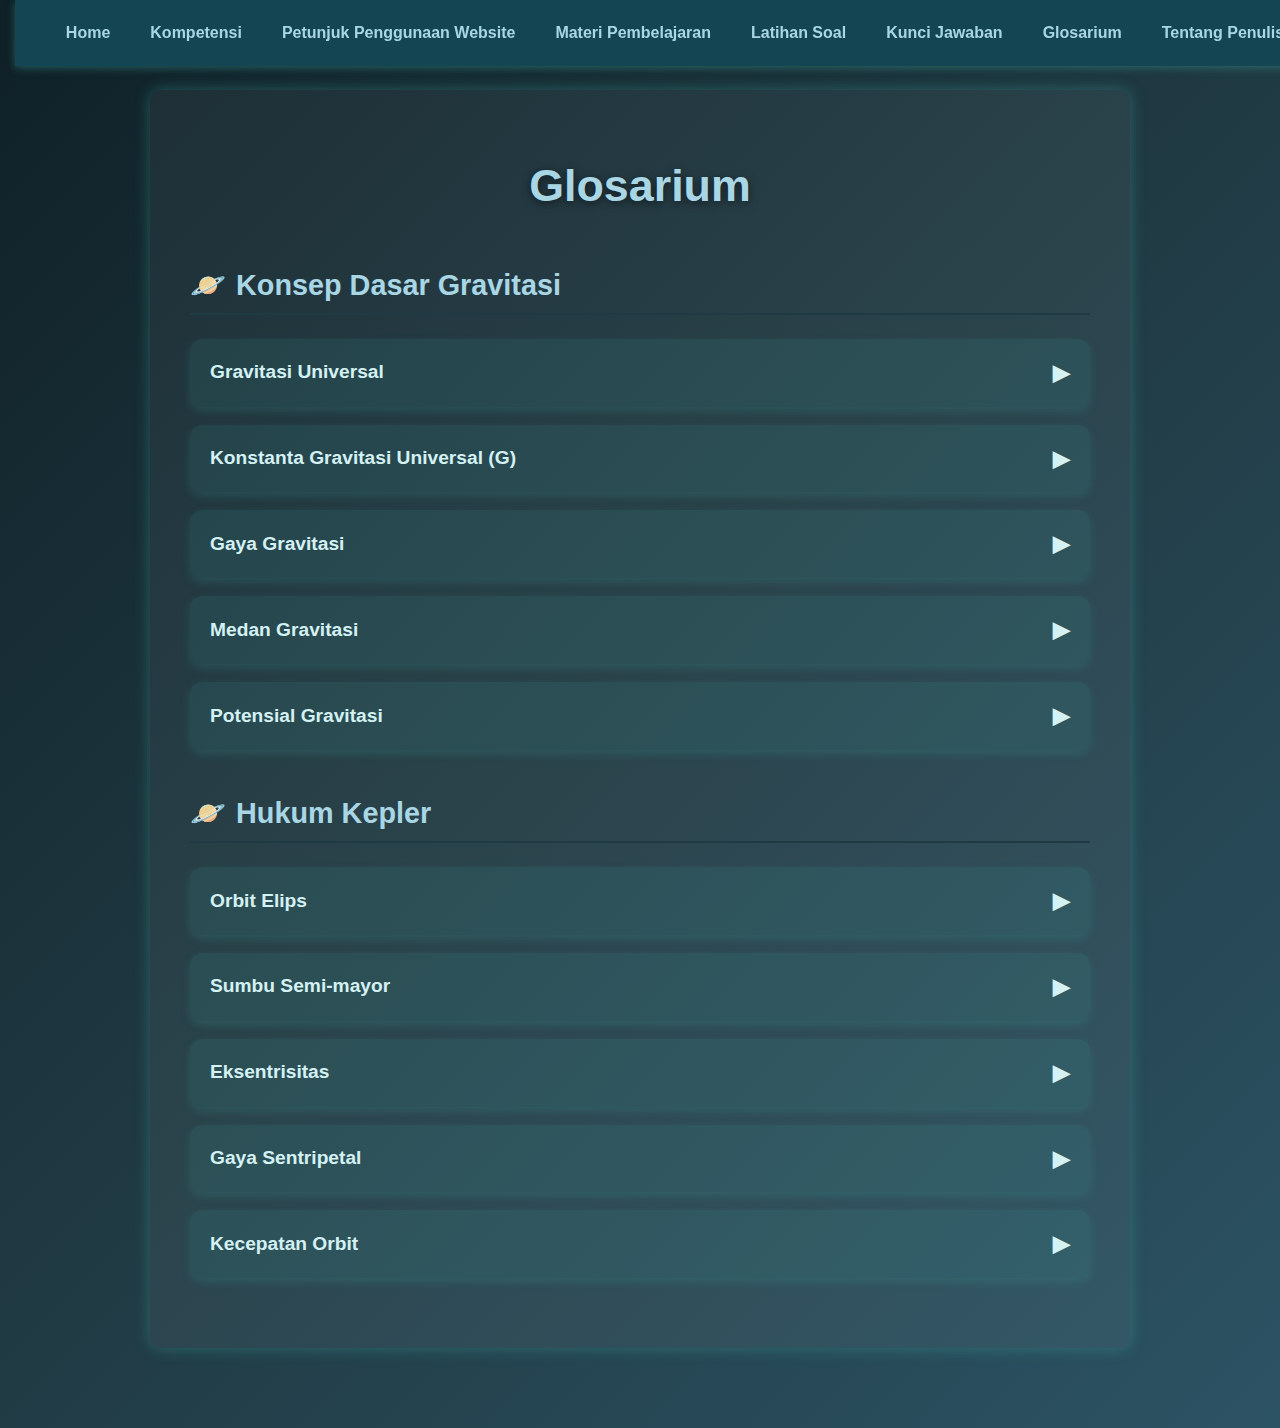
<file: Glosarium.html>
<!DOCTYPE html>
<html lang="en">
<head>
<meta charset="UTF-8" />
<meta name="viewport" content="width=device-width, initial-scale=1" />
<title>Glosarium - Hukum Newton tentang Gravitasi</title>
<style>
  body {
    font-family: 'Segoe UI', Tahoma, Geneva, Verdana, sans-serif;
    background: linear-gradient(135deg, #0f2027, #203a43, #2c5364);
    color: #f0f0f0;
    margin: 0;
    padding: 0 15px 50px;
    min-height: 100vh;
    line-height: 1.6;
  }

  h1 {
    text-align: center;
    margin-top: 30px;
    color: #a9d6e5;
    text-shadow: 0 2px 8px #0008;
    font-weight: 700;
    font-size: 2.8rem;
  }

  nav {
    background-color: #144552;
    display: flex;
    justify-content: center;
    gap: 12px;
    flex-wrap: wrap;
    padding: 12px 20px;
    box-shadow: 0 2px 8px rgb(60 174 163 / 0.4);
    position: fixed;
    top: 0;
    width: 100%;
    z-index: 999;
  }

  nav a {
    color: #a9d6e5;
    text-decoration: none;
    font-weight: 600;
    padding: 8px 14px;
    border-radius: 5px;
    transition: background-color 0.3s ease;
  }

  nav a:hover, nav a:focus {
    background: #3caea3;
    color: #fff;
    outline: none;
  }

  .glosarium-container {
    max-width: 900px;
    margin: 90px auto 30px;
    background: rgba(255, 255, 255, 0.05);
    border-radius: 10px;
    padding: 30px 40px;
    box-shadow: 0 0 15px rgb(60 174 163 / 0.4);
    user-select: none;
  }

  .kategori {
    margin-bottom: 40px;
  }

  .kategori h2 {
    font-size: 1.8rem;
    border-bottom: 2px solid #203a43;
    padding-bottom: 5px;
    margin-top: 40px;
    margin-bottom: 24px;
    color: #a9d6e5;
    display: flex;
    align-items: center;
    gap: 10px;
    user-select: text;
  }

  .kategori h2::before {
    content: '🪐';
    font-size: 1.8rem;
  }

  /* Kartu istilah */
  .istilah {
    background: rgba(60, 174, 163, 0.12);
    border-radius: 12px;
    margin-bottom: 18px;
    box-shadow: 0 4px 10px rgba(60, 174, 163, 0.2);
    cursor: pointer;
    overflow: hidden;
    transition: background-color 0.3s ease, box-shadow 0.3s ease;
    user-select: none;
    perspective: 800px;
  }

  .istilah:hover {
    background: rgba(60, 174, 163, 0.25);
    box-shadow: 0 8px 20px rgba(60, 174, 163, 0.3);
  }

  .istilah h3 {
    margin: 0;
    padding: 16px 20px;
    font-size: 1.2rem;
    font-weight: 700;
    color: #d4f1f4;
    display: flex;
    justify-content: space-between;
    align-items: center;
    user-select: text;
    position: relative;
    z-index: 2;
  }

  .istilah h3 span.icon {
    display: inline-block;
    font-size: 1.4rem;
    transition: transform 0.4s ease;
    transform-origin: center;
    user-select: none;
  }

  .istilah.active h3 span.icon {
    transform: rotate(90deg);
  }

  .istilah p {
    max-height: 0;
    margin: 0 20px;
    padding: 0;
    color: #c7e3e9;
    line-height: 1.5;
    overflow: hidden;
    opacity: 0;
    transition: max-height 0.5s cubic-bezier(0.4, 0, 0.2, 1), padding 0.4s ease, opacity 0.5s ease;
    user-select: text;
  }

  .istilah.active p {
    max-height: 500px;
    padding-top: 12px;
    opacity: 1;
  }

  @media (max-width: 600px) {
    .glosarium-container {
      padding: 20px 20px;
      margin: 90px 10px 30px;
    }

    nav {
      gap: 8px;
    }

    nav a {
      padding: 6px 10px;
      font-size: 0.9rem;
    }

    .kategori h2 {
      font-size: 1.5rem;
    }

    .istilah h3 {
      font-size: 1.1rem;
    }
  }
</style>
</head>
<body>
<nav id="nav">
  <a href="Home.html">Home</a>
  <a href="Kompetensi.html">Kompetensi</a>
  <a href="Petunjuk-Penggunaan-Website.html">Petunjuk Penggunaan Website</a>
  <a href="Materi-Pembelajaran.html">Materi Pembelajaran</a>
  <a href="Latihan-Soal.html">Latihan Soal</a>
  <a href="Kunci-Jawaban.html">Kunci Jawaban</a>
  <a href="Glosarium.html" aria-current="page">Glosarium</a>
  <a href="Tentang-Penulis.html">Tentang Penulis</a>
</nav>

<div class="glosarium-container">
  <h1>Glosarium</h1>

  <div class="kategori">
    <h2>Konsep Dasar Gravitasi</h2>
    <div class="istilah">
      <h3>Gravitasi Universal <span class="icon">▶</span></h3>
      <p>Gaya tarik-menarik yang terjadi antara semua partikel yang memiliki massa di alam semesta. Gaya ini sebanding dengan hasil kali massa partikel dan berbanding terbalik dengan kuadrat jarak antara keduanya.</p>
    </div>
    <div class="istilah">
      <h3>Konstanta Gravitasi Universal (G) <span class="icon">▶</span></h3>
      <p>Konstanta fundamental yang menentukan kekuatan interaksi gravitasi. Nilainya adalah 6,67430 × 10⁻¹¹ m³ kg⁻¹ s⁻².</p>
    </div>
    <div class="istilah">
      <h3>Gaya Gravitasi <span class="icon">▶</span></h3>
      <p>Gaya tarik menarik antara dua buah benda yang saling berinteraksi, yang besarnya sebanding dengan perkalian massa-massa nya tetapi berbanding terbalik dengan kuadrat jarak antar pusat massa yang dari kedua benda tersebut.</p>
    </div>
    <div class="istilah">
      <h3>Medan Gravitasi <span class="icon">▶</span></h3>
      <p>Daerah di sekitar benda tertentu yang masih dipengaruhi gaya gravitasi.</p>
    </div>
    <div class="istilah">
      <h3>Potensial Gravitasi <span class="icon">▶</span></h3>
      <p>Besaran energi potensial per satuan massa.</p>
    </div>
  </div>

  <div class="kategori">
    <h2>Hukum Kepler</h2>
    <div class="istilah">
      <h3>Orbit Elips <span class="icon">▶</span></h3>
      <p>Jalur berbentuk elips yang dilalui planet dalam pergerakannya mengelilingi Matahari, dengan Matahari berada di salah satu fokus elips tersebut.</p>
    </div>
    <div class="istilah">
      <h3>Sumbu Semi-mayor <span class="icon">▶</span></h3>
      <p>Setengah dari sumbu terpanjang elips. Dalam konteks orbit planet, ini merepresentasikan jarak rata-rata planet ke Matahari.</p>
    </div>
    <div class="istilah">
      <h3>Eksentrisitas <span class="icon">▶</span></h3>
      <p>Ukuran seberapa jauh bentuk elips menyimpang dari bentuk lingkaran. Nilai eksentrisitas berkisar dari 0 (lingkaran sempurna) hingga 1 (parabola).</p>
    </div>
    <div class="istilah">
      <h3>Gaya Sentripetal <span class="icon">▶</span></h3>
      <p>Gaya yang mengarahkan planet agar tetap berada pada orbit melingkar atau elips dengan mengarah ke pusat lintasan orbit.</p>
    </div>
    <div class="istilah">
      <h3>Kecepatan Orbit <span class="icon">▶</span></h3>
      <p>Kecepatan benda langit dalam bergerak pada orbitnya mengelilingi benda pusat.</p>
    </div>
  </div>
</div>

<script>
  // Script untuk buka tutup definisi glosarium saat klik istilah
  document.querySelectorAll('.istilah').forEach(item => {
    item.addEventListener('click', () => {
      item.classList.toggle('active');
    });
  });
</script>
</body>
</html>
</file>
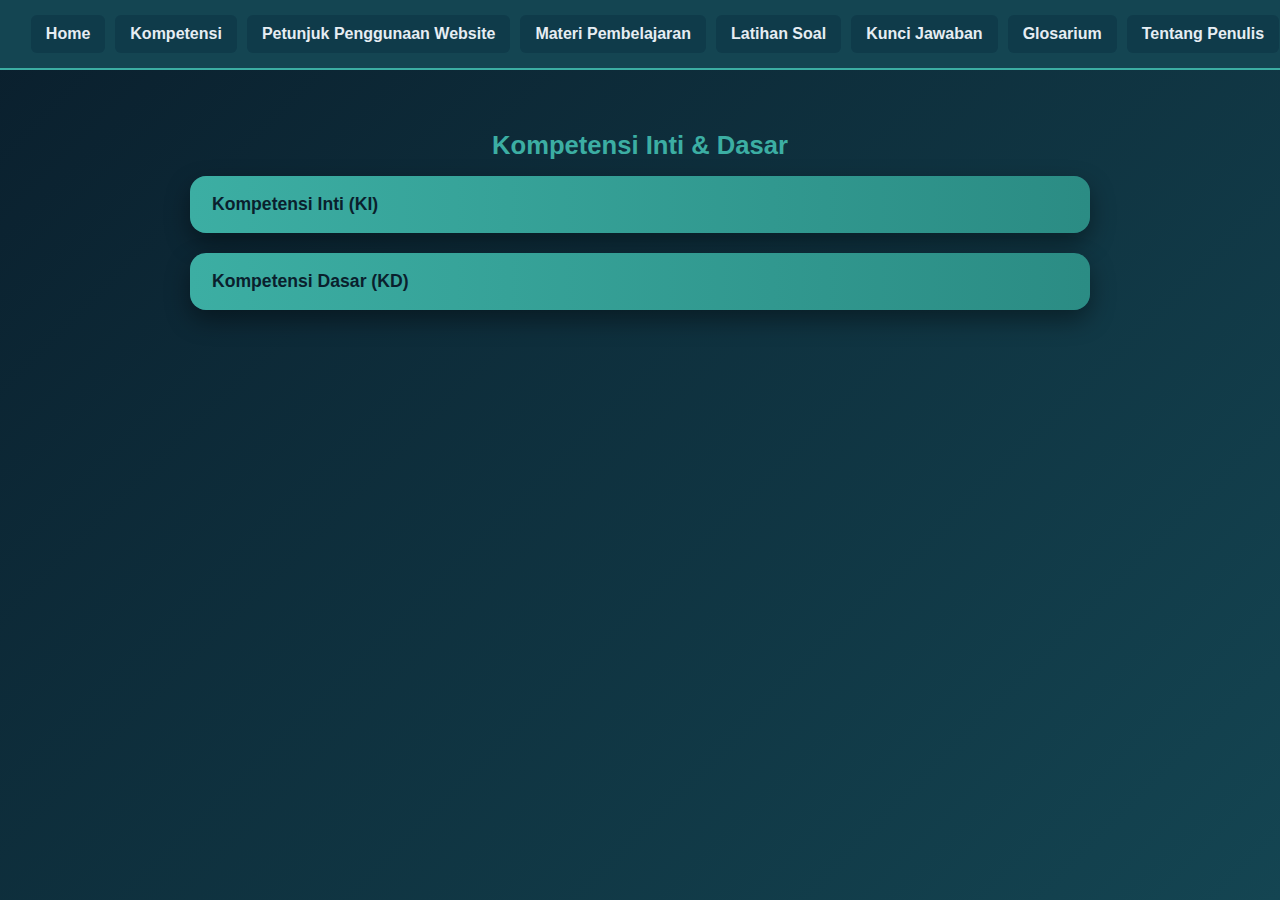
<file: Kompetensi.html>
<!DOCTYPE html>
<html lang="id">
<head>
  <meta charset="UTF-8" />
  <meta name="viewport" content="width=device-width, initial-scale=1" />
  <title>Kompetensi - Hukum Newton tentang Gravitasi</title>
  <style>
    body {
      background: linear-gradient(135deg, #0a1f2d, #144552);
      color: #e6edf3;
      font-family: 'Segoe UI', Tahoma, Geneva, Verdana, sans-serif;
      margin: 0;
      padding: 0;
      min-height: 100vh;
    }

    nav {
      background-color: #144552;
      padding: 15px;
      display: flex;
      flex-wrap: wrap;
      justify-content: center;
      gap: 10px;
      border-bottom: 2px solid #3caea3;
      position: fixed;
      top: 0;
      width: 100%;
      z-index: 999;
    }

    .nav-button {
      color: #e6edf3;
      background-color: #0f3b4a;
      padding: 10px 15px;
      border-radius: 6px;
      text-decoration: none;
      font-weight: 600;
      transition: background-color 0.3s ease, box-shadow 0.3s ease;
    }

    .nav-button:hover,
    .nav-button:focus {
      background-color: #3caea3;
      color: #0a1f2d;
      box-shadow: 0 4px 10px rgba(60, 174, 163, 0.7);
    }

    main {
      padding: 110px 20px 40px;
      max-width: 900px;
      margin: auto;
    }

    h2 {
      color: #3caea3;
      font-size: 1.6rem;
      margin-bottom: 1rem;
      text-align: center;
    }

    .flashcard {
      border-radius: 16px;
      background: linear-gradient(145deg, #103544, #0f3b4a);
      margin-bottom: 20px;
      box-shadow: 0 10px 25px rgba(0, 0, 0, 0.4);
      overflow: hidden;
      transition: transform 0.2s ease;
    }

    .flashcard:hover {
      transform: scale(1.02);
    }

    .flashcard-header {
      background: linear-gradient(to right, #3caea3, #2b8c84);
      color: #0a1f2d;
      padding: 18px 22px;
      font-weight: bold;
      cursor: pointer;
      font-size: 1.1rem;
      user-select: none;
    }

    .flashcard-content {
      display: none;
      padding: 20px 22px;
      background: linear-gradient(135deg, #0e2e3d, #165870);
      color: #dff6f7;
      font-size: 1rem;
      line-height: 1.6;
      animation: fadeIn 0.3s ease-in-out;
    }

    .flashcard.open .flashcard-content {
      display: block;
    }

    .flashcard-content p {
      margin: 10px 0;
    }

    @keyframes fadeIn {
      from {
        opacity: 0;
        transform: translateY(-5px);
      }
      to {
        opacity: 1;
        transform: translateY(0);
      }
    }
  </style>
</head>
<body>

  <!-- Navigasi -->
  <nav>
    <a href="Home.html" class="nav-button">Home</a>
    <a href="Kompetensi.html" class="nav-button" aria-current="page">Kompetensi</a>
    <a href="Petunjuk-Penggunaan-Website.html" class="nav-button">Petunjuk Penggunaan Website</a>
    <a href="Materi-Pembelajaran.html" class="nav-button">Materi Pembelajaran</a>
    <a href="Latihan-Soal.html" class="nav-button">Latihan Soal</a>
    <a href="Kunci-Jawaban.html" class="nav-button">Kunci Jawaban</a>
    <a href="Glosarium.html" class="nav-button">Glosarium</a>
    <a href="Tentang-Penulis.html" class="nav-button">Tentang Penulis</a>
  </nav>

  <!-- Flashcard Section -->
  <main>
    <h2>Kompetensi Inti & Dasar</h2>

    <div class="flashcard">
      <div class="flashcard-header">Kompetensi Inti (KI)</div>
      <div class="flashcard-content">
        <p><strong>KI 3:</strong> Memahami, menerapkan, menganalisis pengetahuan faktual, konseptual, prosedural berdasarkan rasa ingin tahunya tentang ilmu pengetahuan, teknologi, seni, budaya, dan humaniora dengan wawasan kemanusiaan, kebangsaan, kenegaraan, dan peradaban terkait fenomena dan kejadian, serta menerapkan pengetahuan prosedural pada bidang kajian yang spesifik sesuai dengan bakat dan minatnya untuk memecahkan masalah.</p>
        <p><strong>KI 4:</strong> Mengolah, menalar, dan menyaji dalam ranah konkret dan ranah abstrak terkait dengan pengembangan dari yang dipelajarinya di sekolah secara mandiri, dan mampu menggunakan metoda sesuai kaidah keilmuan.</p>
      </div>
    </div>

    <div class="flashcard">
      <div class="flashcard-header">Kompetensi Dasar (KD)</div>
      <div class="flashcard-content">
        <p><strong>3.8:</strong> Menganalisis keteraturan gerak planet dan satelit dalam tatasurya berdasarkan hukum-hukum Newton.</p>
        <p><strong>4.8:</strong> Menyajikan karya mengenai gerak satelit buatan yang mengorbit bumi, pemanfaatan dan dampak yang ditimbulkannya dari penelusuran berbagai sumber informasi.</p>
      </div>
    </div>
  </main>

  <!-- Script Flashcard -->
  <script>
    document.querySelectorAll('.flashcard-header').forEach(header => {
      header.addEventListener('click', () => {
        header.parentElement.classList.toggle('open');
      });
    });
  </script>

</body>
</html>
</file>
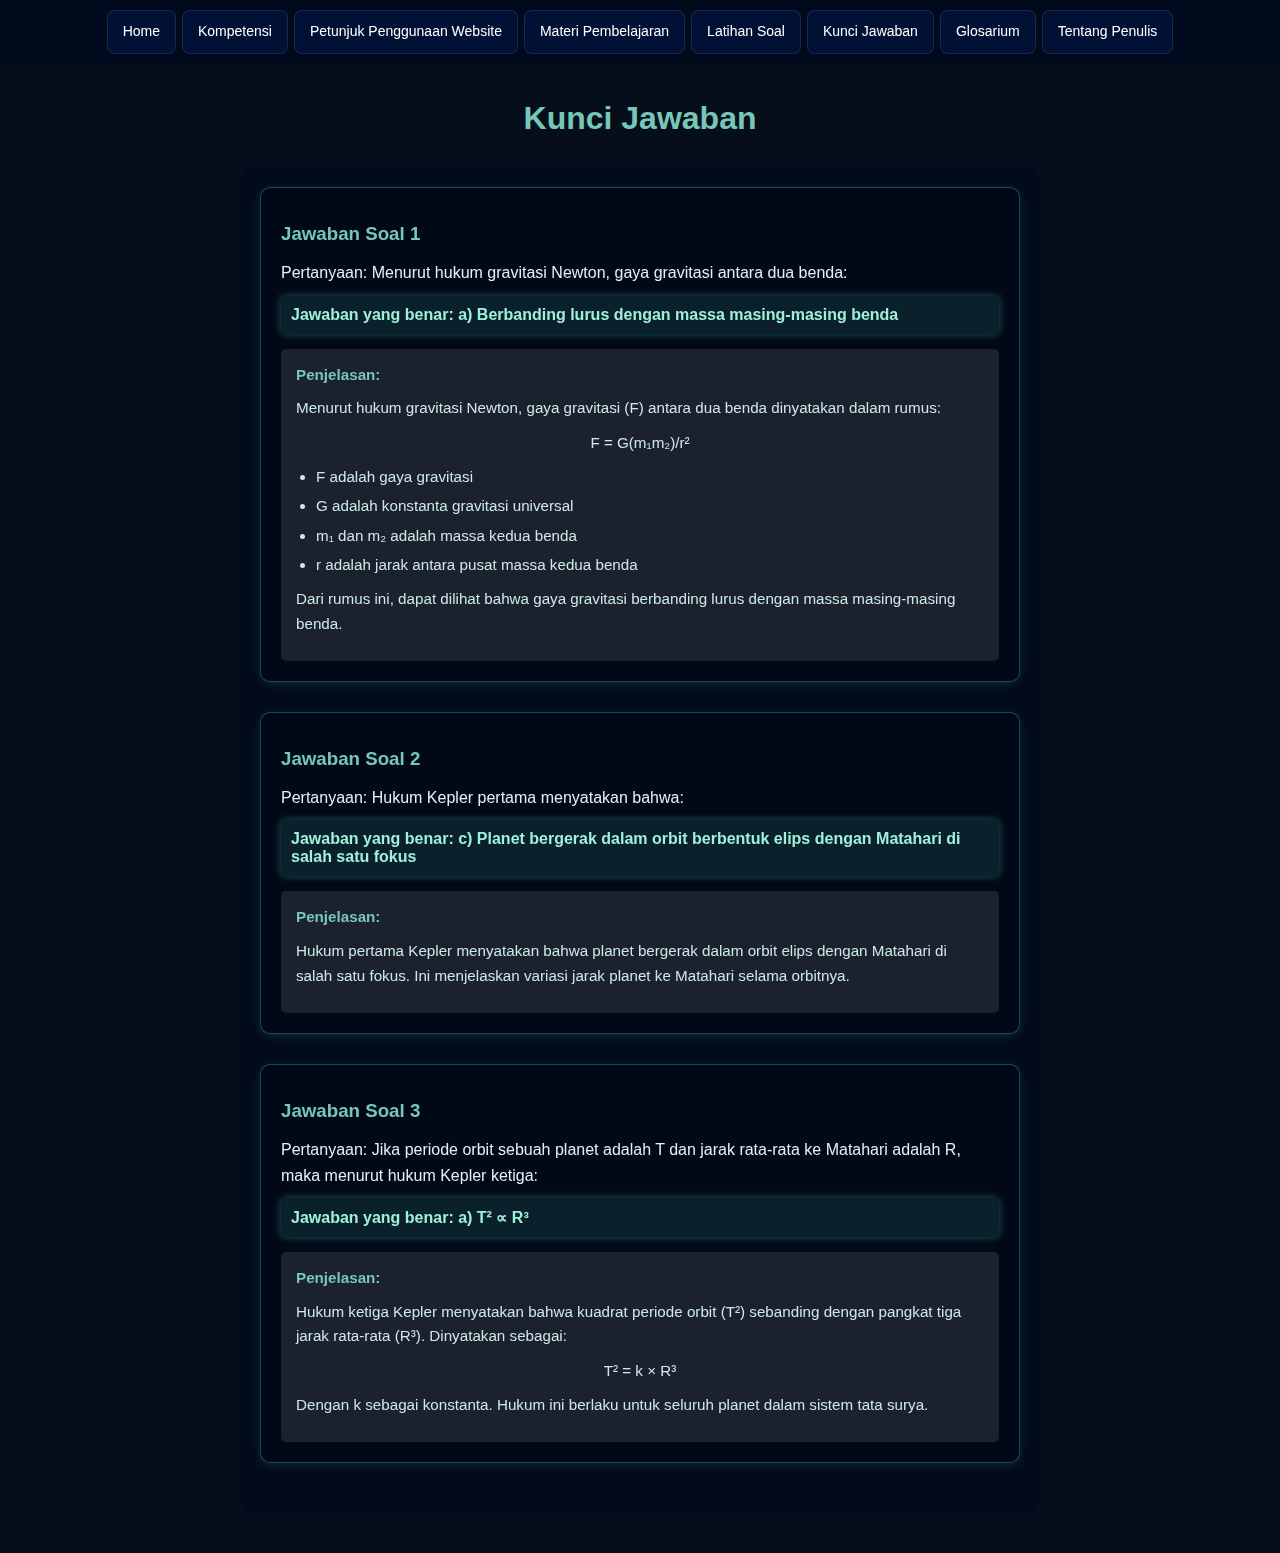
<file: Kunci-Jawaban.html>
<!DOCTYPE html>
<html lang="en">
<head>
    <meta charset="UTF-8" />
    <meta name="viewport" content="width=device-width, initial-scale=1" />
    <title>Kunci Jawaban - Hukum Newton tentang Gravitasi</title>
    <link rel="stylesheet" href="css/style.css" />
    <script src="js/navigation.js" defer></script>
    <style>
        .jawaban-container {
            max-width: 800px;
            margin: 20px auto;
            padding: 20px;
            background: rgba(0, 10, 30, 0.7);
            backdrop-filter: blur(10px);
            border-radius: 15px;
            color: #e0f2f1;
            user-select: text;
        }
        .jawaban {
            margin-bottom: 30px;
            padding: 20px;
            border: 1px solid rgba(60, 174, 163, 0.4);
            border-radius: 10px;
            box-shadow: 0 2px 8px rgba(60, 174, 163, 0.2);
            background: rgba(0, 0, 0, 0.2);
        }
        .jawaban-benar {
            margin-top: 10px;
            padding: 10px;
            background: rgba(60, 174, 163, 0.15);
            border-radius: 5px;
            color: #a0f0d9;
            font-weight: 700;
            user-select: text;
            box-shadow: 0 0 8px rgba(60, 174, 163, 0.5);
        }
        .penjelasan {
            margin-top: 15px;
            padding: 15px;
            background: rgba(255, 255, 255, 0.1);
            border-radius: 5px;
            color: #cce9e6;
            user-select: text;
            font-size: 0.95rem;
            line-height: 1.5;
        }
        h1, h3, h4 {
            color: #76c7b7;
            user-select: text;
        }
    </style>
</head>
<body>

    <!-- Navigasi -->
    <nav id="nav">
        <a href="Home.html" class="nav-button">Home</a>
        <a href="Kompetensi.html" class="nav-button">Kompetensi</a>
        <a href="Petunjuk-Penggunaan-Website.html" class="nav-button">Petunjuk Penggunaan Website</a>
        <a href="Materi-Pembelajaran.html" class="nav-button">Materi Pembelajaran</a>
        <a href="Latihan-Soal.html" class="nav-button">Latihan Soal</a>
        <a href="Kunci-Jawaban.html" class="nav-button">Kunci Jawaban</a>
        <a href="Glosarium.html" class="nav-button">Glosarium</a>
        <a href="Tentang-Penulis.html" class="nav-button">Tentang Penulis</a>
    </nav>
    
    <!-- Konten Jawaban -->
    <div class="content">
        <h1>Kunci Jawaban</h1>
        <div class="jawaban-container">
            <!-- Soal 1 -->
            <div class="jawaban">
                <h3>Jawaban Soal 1</h3>
                <p>Pertanyaan: Menurut hukum gravitasi Newton, gaya gravitasi antara dua benda:</p>
                <div class="jawaban-benar">
                    <strong>Jawaban yang benar: a) Berbanding lurus dengan massa masing-masing benda</strong>
                </div>
                <div class="penjelasan">
                    <h4>Penjelasan:</h4>
                    <p>Menurut hukum gravitasi Newton, gaya gravitasi (F) antara dua benda dinyatakan dalam rumus:</p>
                    <p style="text-align: center;">F = G(m₁m₂)/r²</p>
                    <ul>
                        <li>F adalah gaya gravitasi</li>
                        <li>G adalah konstanta gravitasi universal</li>
                        <li>m₁ dan m₂ adalah massa kedua benda</li>
                        <li>r adalah jarak antara pusat massa kedua benda</li>
                    </ul>
                    <p>Dari rumus ini, dapat dilihat bahwa gaya gravitasi berbanding lurus dengan massa masing-masing benda.</p>
                </div>
            </div>

            <!-- Soal 2 -->
            <div class="jawaban">
                <h3>Jawaban Soal 2</h3>
                <p>Pertanyaan: Hukum Kepler pertama menyatakan bahwa:</p>
                <div class="jawaban-benar">
                    <strong>Jawaban yang benar: c) Planet bergerak dalam orbit berbentuk elips dengan Matahari di salah satu fokus</strong>
                </div>
                <div class="penjelasan">
                    <h4>Penjelasan:</h4>
                    <p>Hukum pertama Kepler menyatakan bahwa planet bergerak dalam orbit elips dengan Matahari di salah satu fokus. Ini menjelaskan variasi jarak planet ke Matahari selama orbitnya.</p>
                </div>
            </div>

            <!-- Soal 3 -->
            <div class="jawaban">
                <h3>Jawaban Soal 3</h3>
                <p>Pertanyaan: Jika periode orbit sebuah planet adalah T dan jarak rata-rata ke Matahari adalah R, maka menurut hukum Kepler ketiga:</p>
                <div class="jawaban-benar">
                    <strong>Jawaban yang benar: a) T² ∝ R³</strong>
                </div>
                <div class="penjelasan">
                    <h4>Penjelasan:</h4>
                    <p>Hukum ketiga Kepler menyatakan bahwa kuadrat periode orbit (T²) sebanding dengan pangkat tiga jarak rata-rata (R³). Dinyatakan sebagai:</p>
                    <p style="text-align: center;">T² = k × R³</p>
                    <p>Dengan k sebagai konstanta. Hukum ini berlaku untuk seluruh planet dalam sistem tata surya.</p>
                </div>
            </div>
        </div>
    </div>

</body>
</html>
</file>
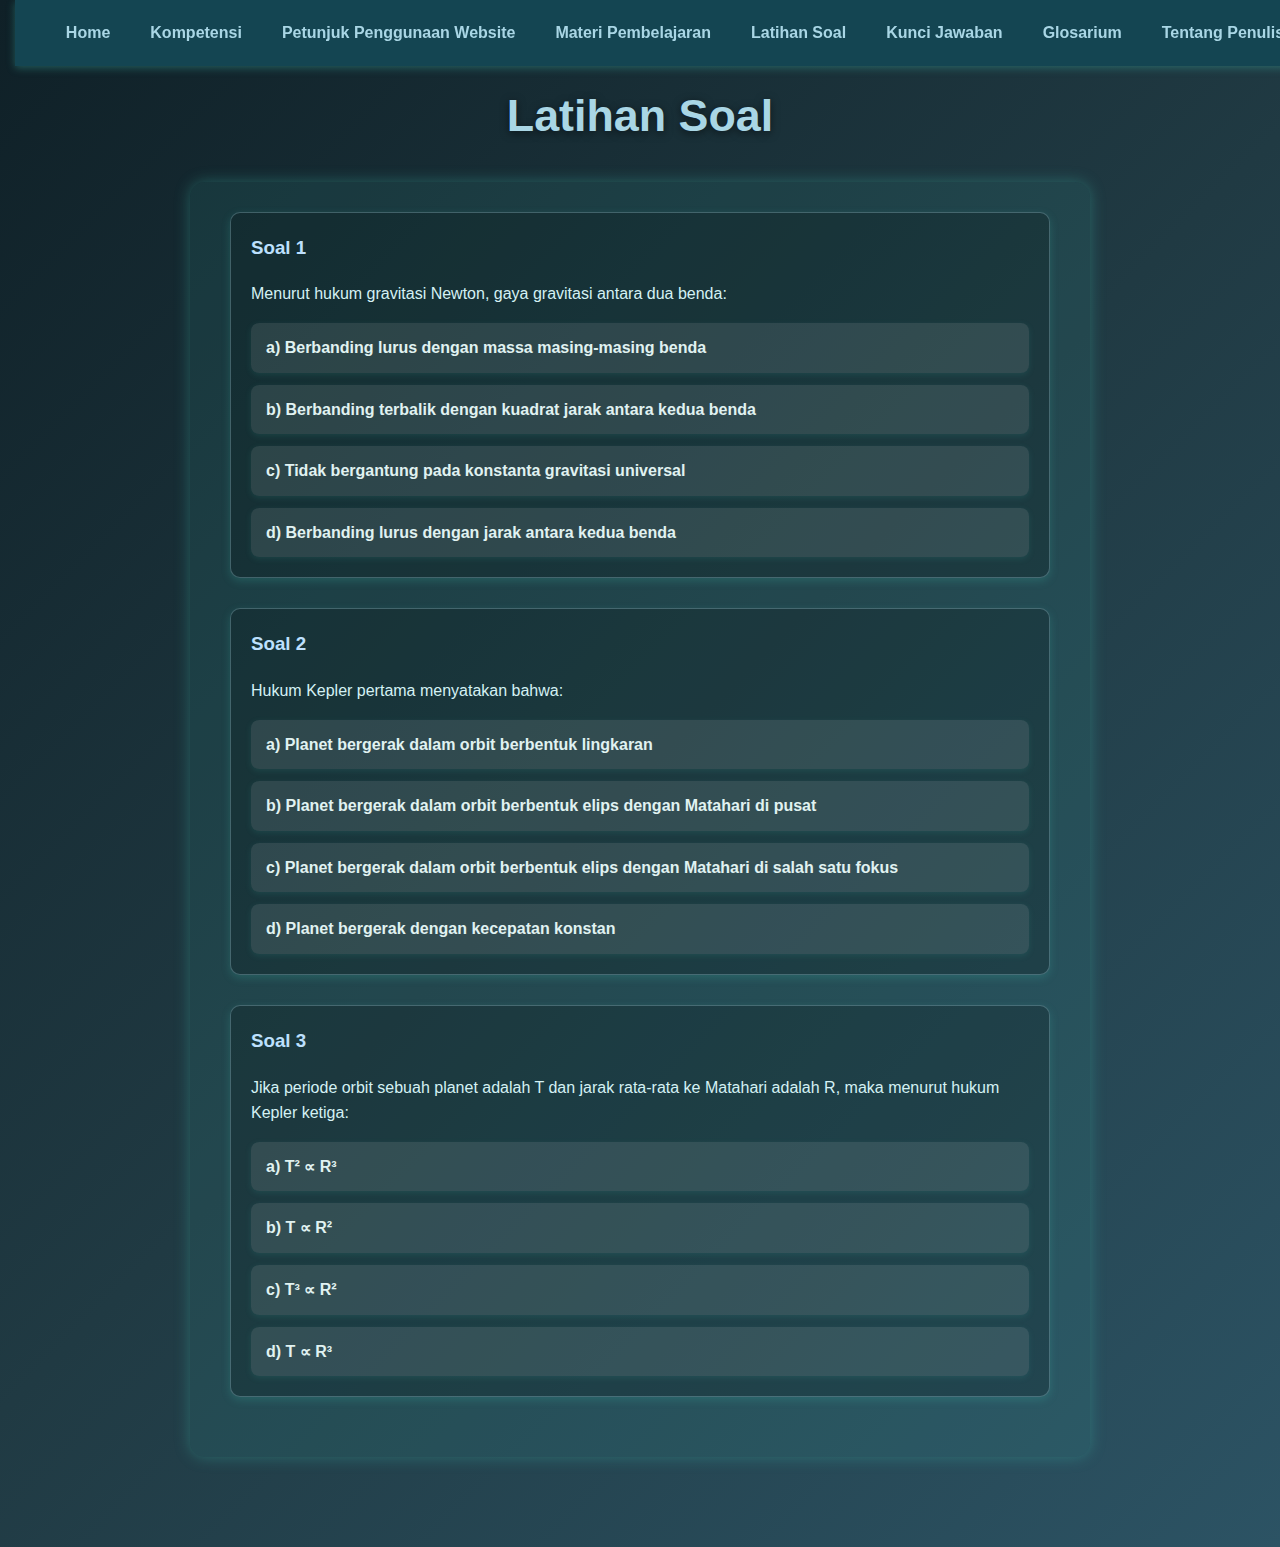
<file: Latihan-Soal.html>
<!DOCTYPE html>
<html lang="en">
<head>
  <meta charset="UTF-8" />
  <meta name="viewport" content="width=device-width, initial-scale=1.0" />
  <title>Latihan Soal - Hukum Newton tentang Gravitasi</title>
  <style>
    body {
      font-family: 'Segoe UI', Tahoma, Geneva, Verdana, sans-serif;
      background: linear-gradient(135deg, #0f2027, #203a43, #2c5364);
      color: #e0f2f1;
      margin: 0;
      padding: 0 15px 50px;
      min-height: 100vh;
      line-height: 1.6;
      user-select: none;
    }
    h1 {
      text-align: center;
      margin-top: 80px;
      font-weight: 700;
      font-size: 2.8rem;
      color: #a9d6e5;
      text-shadow: 0 2px 8px #0008;
      user-select: text;
    }
    nav {
      background-color: #144552;
      display: flex;
      justify-content: center;
      gap: 12px;
      flex-wrap: wrap;
      padding: 12px 20px;
      box-shadow: 0 2px 8px rgb(60 174 163 / 0.4);
      position: fixed;
      top: 0;
      width: 100%;
      z-index: 999;
    }
    nav a {
      color: #a9d6e5;
      text-decoration: none;
      font-weight: 600;
      padding: 8px 14px;
      border-radius: 5px;
      transition: background-color 0.3s ease;
      user-select: none;
    }
    nav a:hover, nav a:focus {
      background: #3caea3;
      color: #fff;
      outline: none;
    }
    .content {
      max-width: 900px;
      margin: 20px auto 40px;
      user-select: text;
    }
    .soal-container {
      background: rgba(60, 174, 163, 0.12);
      border-radius: 15px;
      padding: 30px 40px;
      box-shadow: 0 0 15px rgb(60 174 163 / 0.4);
      user-select: none;
    }
    .soal {
      margin-bottom: 30px;
      padding: 20px;
      background: rgba(0, 0, 0, 0.2);
      border-radius: 10px;
      border: 1px solid rgba(169, 214, 229, 0.3);
      box-shadow: 0 3px 8px rgba(60, 174, 163, 0.25);
      user-select: text;
    }
    .soal h3 {
      margin-top: 0;
      color: #bde0fe;
      user-select: text;
    }
    .soal p {
      color: #d4f1f4;
    }
    .options {
      margin-top: 15px;
      display: flex;
      flex-direction: column;
      gap: 12px;
    }
    .option {
      padding: 12px 15px;
      background: rgba(255, 255, 255, 0.1);
      border-radius: 8px;
      cursor: pointer;
      transition: background 0.3s, color 0.3s;
      box-shadow: 0 2px 6px rgba(60, 174, 163, 0.15);
      color: #e0f2f1;
      user-select: none;
      font-weight: 600;
    }
    .option:hover, .option:focus {
      background: #3caea3;
      color: #fff;
      outline: none;
    }
    .option.selected {
      background: #159895;
      color: #fff;
      box-shadow: 0 0 12px #159895aa;
    }
    @media (max-width: 600px) {
      .content {
        margin: 80px 15px 40px;
      }
      .soal-container {
        padding: 20px 20px;
      }
      .option {
        font-size: 0.9rem;
      }
    }
  </style>
</head>
<body>
  <nav id="nav">
    <a href="Home.html" class="nav-button">Home</a>
    <a href="Kompetensi.html" class="nav-button">Kompetensi</a>
    <a href="Petunjuk-Penggunaan-Website.html" class="nav-button">Petunjuk Penggunaan Website</a>
    <a href="Materi-Pembelajaran.html" class="nav-button">Materi Pembelajaran</a>
    <a href="Latihan-Soal.html" class="nav-button" aria-current="page">Latihan Soal</a>
    <a href="Kunci-Jawaban.html" class="nav-button">Kunci Jawaban</a>
    <a href="Glosarium.html" class="nav-button">Glosarium</a>
    <a href="Tentang-Penulis.html" class="nav-button">Tentang Penulis</a>
  </nav>

  <div class="content">
    <h1>Latihan Soal</h1>
    <div class="soal-container">
      <div class="soal" data-soal="1">
        <h3>Soal 1</h3>
        <p>Menurut hukum gravitasi Newton, gaya gravitasi antara dua benda:</p>
        <div class="options">
          <div class="option" tabindex="0" data-option="a">a) Berbanding lurus dengan massa masing-masing benda</div>
          <div class="option" tabindex="0" data-option="b">b) Berbanding terbalik dengan kuadrat jarak antara kedua benda</div>
          <div class="option" tabindex="0" data-option="c">c) Tidak bergantung pada konstanta gravitasi universal</div>
          <div class="option" tabindex="0" data-option="d">d) Berbanding lurus dengan jarak antara kedua benda</div>
        </div>
      </div>

      <div class="soal" data-soal="2">
        <h3>Soal 2</h3>
        <p>Hukum Kepler pertama menyatakan bahwa:</p>
        <div class="options">
          <div class="option" tabindex="0" data-option="a">a) Planet bergerak dalam orbit berbentuk lingkaran</div>
          <div class="option" tabindex="0" data-option="b">b) Planet bergerak dalam orbit berbentuk elips dengan Matahari di pusat</div>
          <div class="option" tabindex="0" data-option="c">c) Planet bergerak dalam orbit berbentuk elips dengan Matahari di salah satu fokus</div>
          <div class="option" tabindex="0" data-option="d">d) Planet bergerak dengan kecepatan konstan</div>
        </div>
      </div>

      <div class="soal" data-soal="3">
        <h3>Soal 3</h3>
        <p>Jika periode orbit sebuah planet adalah T dan jarak rata-rata ke Matahari adalah R, maka menurut hukum Kepler ketiga:</p>
        <div class="options">
          <div class="option" tabindex="0" data-option="a">a) T² ∝ R³</div>
          <div class="option" tabindex="0" data-option="b">b) T ∝ R²</div>
          <div class="option" tabindex="0" data-option="c">c) T³ ∝ R²</div>
          <div class="option" tabindex="0" data-option="d">d) T ∝ R³</div>
        </div>
      </div>
    </div>
  </div>

<script>
  document.addEventListener('DOMContentLoaded', () => {
    const soalElements = document.querySelectorAll('.soal');

    // Fungsi untuk simpan pilihan ke localStorage
    function saveAnswer(soalId, optionId) {
      let saved = JSON.parse(localStorage.getItem('latihanSoalAnswers') || '{}');
      saved[soalId] = optionId;
      localStorage.setItem('latihanSoalAnswers', JSON.stringify(saved));
    }

    // Fungsi untuk load jawaban dari localStorage
    function loadAnswers() {
      let saved = JSON.parse(localStorage.getItem('latihanSoalAnswers') || '{}');
      soalElements.forEach(soal => {
        const soalId = soal.dataset.soal;
        const pilihan = saved[soalId];
        if (pilihan) {
          // Hapus kelas selected dulu
          soal.querySelectorAll('.option').forEach(opt => {
            opt.classList.remove('selected');
          });
          // Tambah kelas selected di opsi yang sesuai
          const optionEl = soal.querySelector(`.option[data-option="${pilihan}"]`);
          if (optionEl) optionEl.classList.add('selected');
        }
      });
    }

    // Tambah event listener klik tiap opsi
    soalElements.forEach(soal => {
      soal.querySelectorAll('.option').forEach(option => {
        option.addEventListener('click', () => {
          // Hapus semua selected di soal ini
          soal.querySelectorAll('.option').forEach(opt => opt.classList.remove('selected'));
          // Tambah selected di opsi yang diklik
          option.classList.add('selected');

          // Simpan pilihan
          saveAnswer(soal.dataset.soal, option.dataset.option);
        });

        // Juga support keyboard (Enter & Space)
        option.addEventListener('keydown', e => {
          if(e.key === 'Enter' || e.key === ' ') {
            e.preventDefault();
            option.click();
          }
        });
      });
    });

    loadAnswers();
  });
</script>

</body>
</html>
</file>
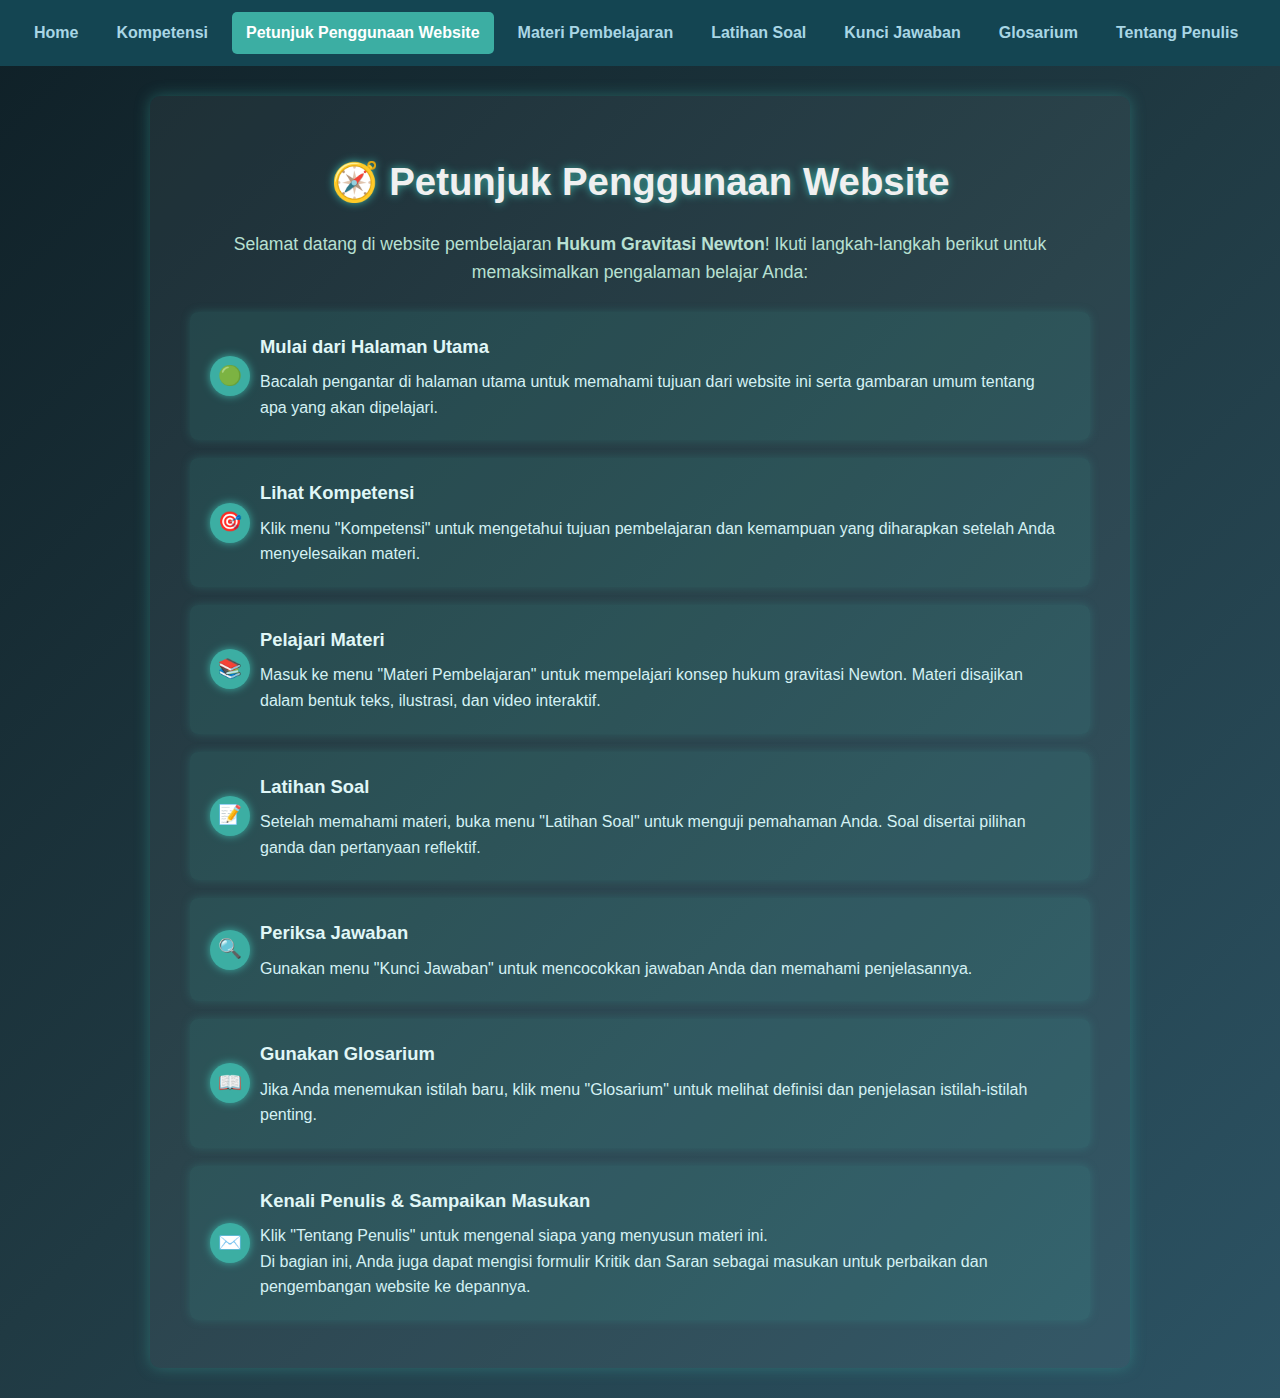
<file: Petunjuk-Penggunaan-Website.html>
<!DOCTYPE html>
<html lang="id">
<head>
    <meta charset="UTF-8" />
    <meta name="viewport" content="width=device-width, initial-scale=1" />
    <title>Petunjuk Penggunaan Website - Hukum Newton tentang Gravitasi</title>
    <meta name="description" content="Petunjuk penggunaan website interaktif tentang Hukum Newton dan hukum Kepler." />
    <style>
        /* Reset dan dasar */
        body {
            font-family: 'Segoe UI', Tahoma, Geneva, Verdana, sans-serif;
            background: linear-gradient(135deg, #0f2027, #203a43, #2c5364);
            color: #f0f0f0;
            margin: 0;
            padding: 0;
            line-height: 1.6;
        }

        nav#nav {
            background-color: #144552;
            padding: 12px 20px;
            display: flex;
            gap: 10px;
            flex-wrap: wrap;
        }

        nav#nav .nav-button {
            color: #a9d6e5;
            text-decoration: none;
            padding: 8px 14px;
            border-radius: 5px;
            font-weight: 600;
            transition: background-color 0.3s ease;
        }

        nav#nav .nav-button:hover,
        nav#nav .nav-button[aria-current="page"] {
            background-color: #3caea3;
            color: #fff;
        }

        main.content {
            max-width: 900px;
            margin: 30px auto;
            background-color: rgba(255 255 255 / 0.05);
            border-radius: 10px;
            padding: 30px 40px;
            box-shadow: 0 0 15px rgb(60 174 163 / 0.4);
        }

        main.content h1 {
            font-size: 2.4rem;
            margin-bottom: 15px;
            text-align: center;
            text-shadow: 0 0 8px #3caea3;
        }

        main.content p.intro {
            font-size: 1.1rem;
            margin-bottom: 25px;
            text-align: center;
            color: #b8e0d2;
        }

        ol.steps {
            list-style: none;
            counter-reset: step-counter;
            padding-left: 0;
        }

        ol.steps li {
            background: rgba(60, 174, 163, 0.15);
            border-radius: 8px;
            padding: 20px 25px 20px 70px;
            margin-bottom: 18px;
            position: relative;
            box-shadow: 0 0 10px rgba(60,174,163,0.25);
            transition: background-color 0.3s ease;
        }

        ol.steps li:hover {
            background-color: rgba(60, 174, 163, 0.3);
        }

        ol.steps li::before {
            counter-increment: step-counter;
            content: counter(step-counter);
            position: absolute;
            left: 20px;
            top: 50%;
            transform: translateY(-50%);
            background-color: #3caea3;
            color: white;
            width: 40px;
            height: 40px;
            font-weight: 700;
            border-radius: 50%;
            display: flex;
            align-items: center;
            justify-content: center;
            font-size: 1.2rem;
            box-shadow: 0 0 8px #3caea3;
        }

        ol.steps li strong {
            display: block;
            font-size: 1.15rem;
            margin-bottom: 8px;
            color: #e0f7f7;
        }

        ol.steps li p {
            margin: 0;
            color: #d4f1f4;
        }

        /* Emoji styling */
        ol.steps li:nth-child(1)::before { content: "🟢"; }
        ol.steps li:nth-child(2)::before { content: "🎯"; }
        ol.steps li:nth-child(3)::before { content: "📚"; }
        ol.steps li:nth-child(4)::before { content: "📝"; }
        ol.steps li:nth-child(5)::before { content: "🔍"; }
        ol.steps li:nth-child(6)::before { content: "📖"; }
        ol.steps li:nth-child(7)::before { content: "✉️"; }

        /* Responsive */
        @media (max-width: 600px) {
            main.content {
                padding: 20px 15px;
            }
            ol.steps li {
                padding-left: 60px;
            }
        }
    </style>
</head>
<body>

    <!-- Navigasi utama -->
    <nav id="nav" aria-label="Navigasi utama">
        <a href="Home.html" class="nav-button">Home</a>
        <a href="Kompetensi.html" class="nav-button">Kompetensi</a>
        <a href="Petunjuk-Penggunaan-Website.html" class="nav-button" aria-current="page">Petunjuk Penggunaan Website</a>
        <a href="Materi-Pembelajaran.html" class="nav-button">Materi Pembelajaran</a>
        <a href="Latihan-Soal.html" class="nav-button">Latihan Soal</a>
        <a href="Kunci-Jawaban.html" class="nav-button">Kunci Jawaban</a>
        <a href="Glosarium.html" class="nav-button">Glosarium</a>
        <a href="Tentang-Penulis.html" class="nav-button">Tentang Penulis</a>
    </nav>

    <!-- Konten utama -->
    <main class="content" role="main">
        <h1>🧭 Petunjuk Penggunaan Website</h1>
        <p class="intro">Selamat datang di website pembelajaran <strong>Hukum Gravitasi Newton</strong>! Ikuti langkah-langkah berikut untuk memaksimalkan pengalaman belajar Anda:</p>

        <ol class="steps" aria-label="Langkah-langkah penggunaan website">
            <li>
                <strong>Mulai dari Halaman Utama</strong>
                <p>Bacalah pengantar di halaman utama untuk memahami tujuan dari website ini serta gambaran umum tentang apa yang akan dipelajari.</p>
            </li>
            <li>
                <strong>Lihat Kompetensi</strong>
                <p>Klik menu "Kompetensi" untuk mengetahui tujuan pembelajaran dan kemampuan yang diharapkan setelah Anda menyelesaikan materi.</p>
            </li>
            <li>
                <strong>Pelajari Materi</strong>
                <p>Masuk ke menu "Materi Pembelajaran" untuk mempelajari konsep hukum gravitasi Newton. Materi disajikan dalam bentuk teks, ilustrasi, dan video interaktif.</p>
            </li>
            <li>
                <strong>Latihan Soal</strong>
                <p>Setelah memahami materi, buka menu "Latihan Soal" untuk menguji pemahaman Anda. Soal disertai pilihan ganda dan pertanyaan reflektif.</p>
            </li>
            <li>
                <strong>Periksa Jawaban</strong>
                <p>Gunakan menu "Kunci Jawaban" untuk mencocokkan jawaban Anda dan memahami penjelasannya.</p>
            </li>
            <li>
                <strong>Gunakan Glosarium</strong>
                <p>Jika Anda menemukan istilah baru, klik menu "Glosarium" untuk melihat definisi dan penjelasan istilah-istilah penting.</p>
            </li>
            <li>
                <strong>Kenali Penulis &amp; Sampaikan Masukan</strong>
                <p>Klik "Tentang Penulis" untuk mengenal siapa yang menyusun materi ini.<br />Di bagian ini, Anda juga dapat mengisi formulir Kritik dan Saran sebagai masukan untuk perbaikan dan pengembangan website ke depannya.</p>
            </li>
        </ol>
    </main>

</body>
</html>
</file>
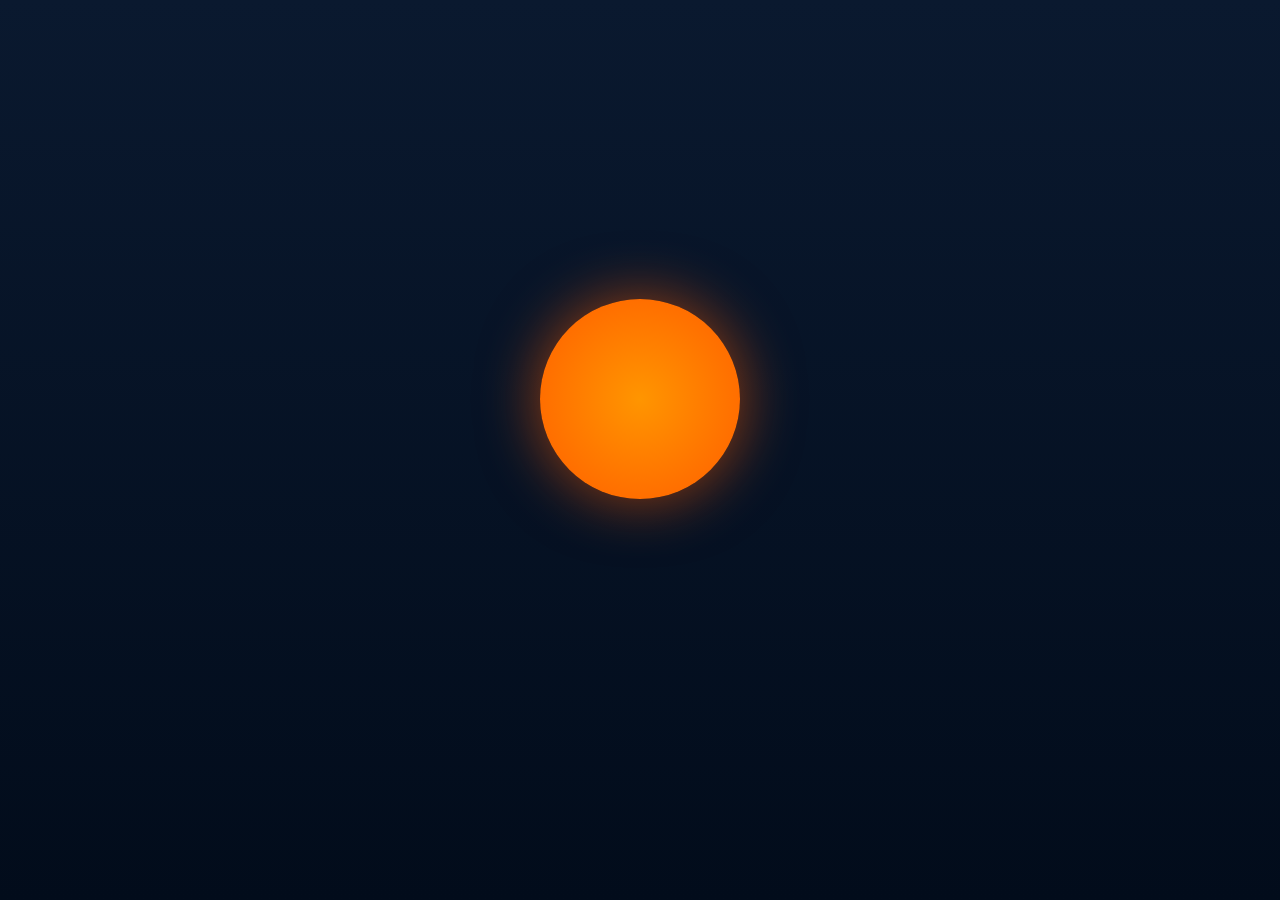
<file: Welcome-Splash-Screen.html>
<!DOCTYPE html>
<html lang="en">
<head>
    <meta charset="UTF-8">
    <meta name="viewport" content="width=device-width, initial-scale=1.0">
    <title>Welcome - Hukum Newton tentang Gravitasi</title>
    <link rel="stylesheet" href="css/style.css">
    <link rel="stylesheet" href="css/splash.css">
    <!-- <script src="js/splash.js" defer></script> -->
</head>
<body>
    <!-- Splash Screen -->
    <div id="splash-screen">
        <div id="splash-logo"></div>
        <div class="splash-text">Hukum Newton tentang Gravitasi</div>
    </div>

    <!-- Welcome Content -->
    <div id="welcome-screen" style="opacity: 0; transition: opacity 1s;">
        <div class="welcome-logo"></div>
        <div class="welcome-text">Welcome to Newton's Laws of Gravitation</div>
        <div class="welcome-description">
        </div>
</body>
</html>
</file>
<file: css/style.css>
/* Global Styles */
* {
    margin: 0;
    padding: 0;
    box-sizing: border-box;
    font-family: Arial, sans-serif;
}

html, body {
    width: 100%;
    height: 100%;
    background-color: #050e1a;
    color: #fff;
}

body {
    overflow-x: hidden;
    -webkit-overflow-scrolling: touch;
}

/* Navigation */
#nav {
    position: fixed;
    top: 0;
    left: 0;
    right: 0;
    padding: 10px;
    background: rgba(0, 10, 30, 0.9);
    backdrop-filter: blur(10px);
    -webkit-backdrop-filter: blur(10px);
    z-index: 1000;
    display: flex;
    flex-wrap: wrap;
    gap: 6px;
    justify-content: center;
}

.nav-button {
    background: rgba(0, 20, 60, 0.8);
    border: 1px solid rgba(255, 255, 255, 0.1);
    border-radius: 8px;
    padding: 12px 15px;
    color: white;
    cursor: pointer;
    transition: background 0.3s, transform 0.2s;
    font-size: 14px;
    min-height: 44px;
}

.nav-button:hover {
    background: rgba(0, 30, 90, 0.9);
    transform: translateY(-2px);
}

.nav-button:active {
    transform: translateY(0);
}

/* Content Container */
.content {
    margin-top: 80px;
    padding: 20px;
    min-height: calc(100vh - 80px);
}

h1 {
    text-align: center;
    margin-bottom: 30px;
    color: #4a90e2;
    font-size: 2em;
}

h2 {
    color: #4a90e2;
    margin: 20px 0;
}

h3 {
    color: #4a90e2;
    margin: 15px 0;
}

p {
    margin: 10px 0;
    line-height: 1.6;
}

/* Common Container Styles */
.container {
    max-width: 800px;
    margin: 0 auto;
    padding: 20px;
    background: rgba(0, 10, 30, 0.7);
    backdrop-filter: blur(10px);
    -webkit-backdrop-filter: blur(10px);
    border-radius: 15px;
    box-shadow: 0 8px 32px rgba(0, 0, 0, 0.3);
    border: 1px solid rgba(255, 255, 255, 0.1);
}

/* Links */
a {
    color: #4a90e2;
    text-decoration: none;
    transition: color 0.3s;
}

a:hover {
    color: #64a6e8;
}

/* Lists */
ul, ol {
    margin: 10px 0;
    padding-left: 20px;
}

li {
    margin: 5px 0;
    line-height: 1.6;
}

/* Animations */
@keyframes fadeIn {
    from {
        opacity: 0;
        transform: translateY(20px);
    }
    to {
        opacity: 1;
        transform: translateY(0);
    }
}

.fade-in {
    animation: fadeIn 0.5s ease-out forwards;
}

/* Common Components */
.button {
    background: #4a90e2;
    color: white;
    border: none;
    padding: 10px 20px;
    border-radius: 5px;
    cursor: pointer;
    transition: background 0.3s;
}

.button:hover {
    background: #357abd;
}

/* Loading States */
.loading {
    display: inline-block;
    width: 30px;
    height: 30px;
    border: 3px solid rgba(255, 255, 255, 0.3);
    border-radius: 50%;
    border-top-color: #fff;
    animation: spin 1s ease-in-out infinite;
}

@keyframes spin {
    to { transform: rotate(360deg); }
}

/* Utilities */
.text-center {
    text-align: center;
}

.mt-1 { margin-top: 10px; }
.mt-2 { margin-top: 20px; }
.mt-3 { margin-top: 30px; }
.mb-1 { margin-bottom: 10px; }
.mb-2 { margin-bottom: 20px; }
.mb-3 { margin-bottom: 30px; }
</file>
<file: css/splash.css>
#splash-screen {
    position: fixed;
    width: 100%;
    height: 100%;
    background: linear-gradient(to bottom, #0a192f, #020c1b);
    display: flex;
    flex-direction: column;
    justify-content: center;
    align-items: center;
    z-index: 2000;
    transition: opacity 1s ease-out;
}

#splash-logo {
    width: 200px;
    height: 200px;
    margin-bottom: 30px;
    background: radial-gradient(circle, #ff9500, #ff5e00);
    border-radius: 50%;
    box-shadow: 0 0 60px rgba(255, 94, 0, 0.6);
    animation: pulse 2s infinite;
}

.splash-text {
    color: white;
    font-size: 28px;
    text-align: center;
    margin: 20px 0;
    opacity: 0;
    animation: fadeInText 1s forwards 0.5s;
}

@keyframes pulse {
    0% {
        transform: scale(0.95);
        box-shadow: 0 0 40px rgba(255, 94, 0, 0.5);
    }
    50% {
        transform: scale(1.05);
        box-shadow: 0 0 70px rgba(255, 94, 0, 0.7);
    }
    100% {
        transform: scale(0.95);
        box-shadow: 0 0 40px rgba(255, 94, 0, 0.5);
    }
}

@keyframes fadeInText {
    from {
        opacity: 0;
        transform: translateY(20px);
    }
    to {
        opacity: 1;
        transform: translateY(0);
    }
}

/* Responsive Design */
@media (max-width: 768px) {
    #splash-logo {
        width: 150px;
        height: 150px;
    }

    .splash-text {
        font-size: 24px;
    }
}

@media (max-width: 480px) {
    #splash-logo {
        width: 120px;
        height: 120px;
    }

    .splash-text {
        font-size: 20px;
    }
}
</file>
